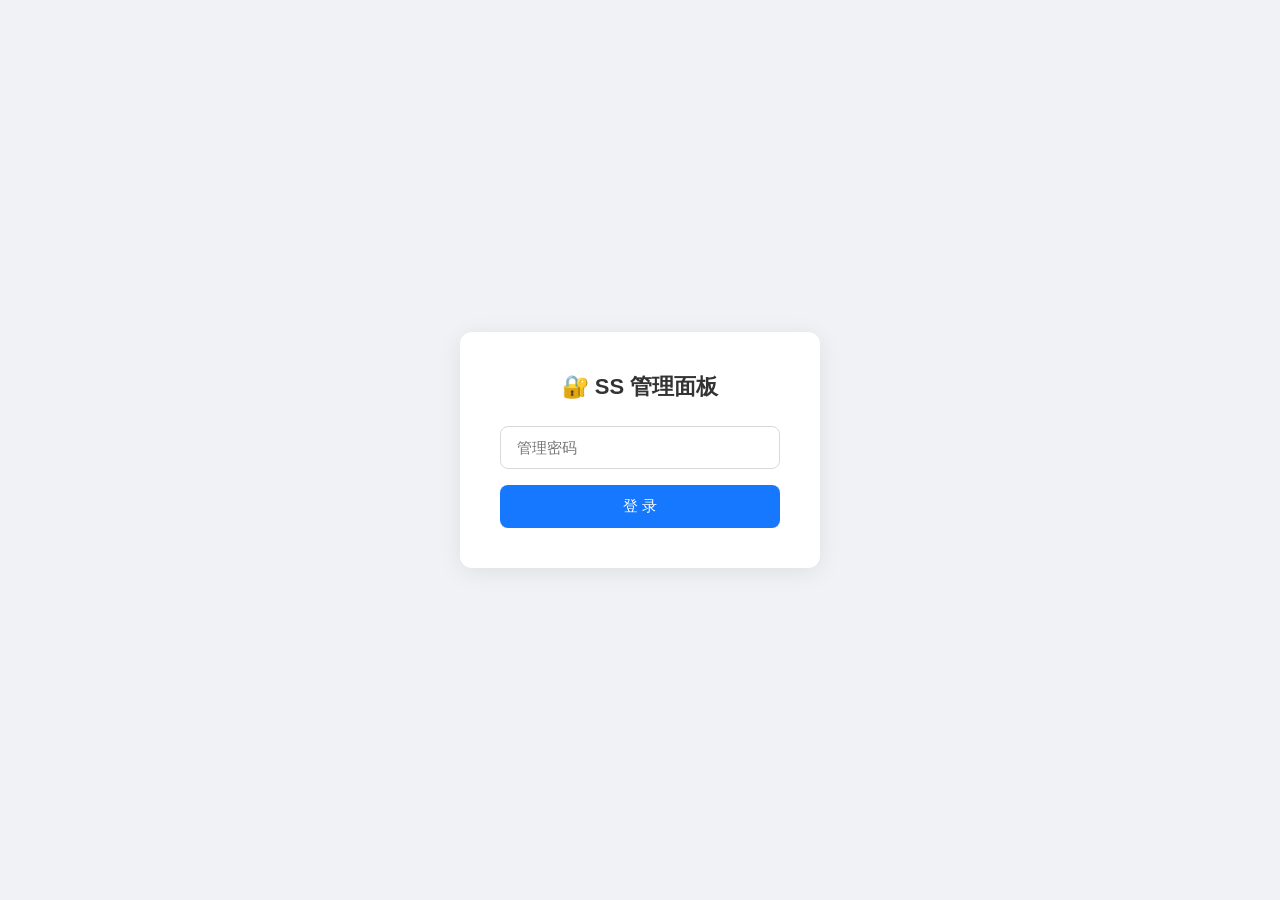
<file: app/templates/login.html>
<!DOCTYPE html>
<html lang="zh-CN">
<head>
<meta charset="utf-8">
<meta name="viewport" content="width=device-width, initial-scale=1">
<title>登录 - SS 管理面板</title>
<style>
*{margin:0;padding:0;box-sizing:border-box}
body{font-family:-apple-system,BlinkMacSystemFont,"Segoe UI",Roboto,sans-serif;background:#f0f2f5;display:flex;align-items:center;justify-content:center;min-height:100vh}
.card{background:#fff;border-radius:12px;box-shadow:0 4px 24px rgba(0,0,0,.08);padding:40px;width:360px}
h1{text-align:center;margin-bottom:24px;font-size:22px;color:#333}
input{width:100%;padding:12px 16px;border:1px solid #d9d9d9;border-radius:8px;font-size:15px;outline:none;transition:border .2s}
input:focus{border-color:#1677ff}
button{width:100%;padding:12px;background:#1677ff;color:#fff;border:none;border-radius:8px;font-size:15px;cursor:pointer;margin-top:16px;transition:background .2s}
button:hover{background:#4096ff}
.err{color:#ff4d4f;font-size:13px;margin-top:10px;text-align:center;display:none}
</style>
</head>
<body>
<div class="card">
  <h1>🔐 SS 管理面板</h1>
  <form id="form">
    <input type="password" id="pwd" placeholder="管理密码" autocomplete="current-password" required>
    <button type="submit">登 录</button>
    <p class="err" id="err"></p>
  </form>
</div>
<script>
document.getElementById("form").addEventListener("submit", async e => {
  e.preventDefault();
  const err = document.getElementById("err");
  err.style.display = "none";
  const res = await fetch("/api/login", {
    method: "POST",
    headers: {"Content-Type": "application/json"},
    body: JSON.stringify({password: document.getElementById("pwd").value})
  });
  if (res.ok) { location.href = "/"; }
  else {
    const d = await res.json();
    if (res.status === 503) { location.href = "/setup"; return; }
    err.textContent = d.error || "登录失败"; err.style.display = "block";
  }
});
</script>
</body>
</html>
</file>
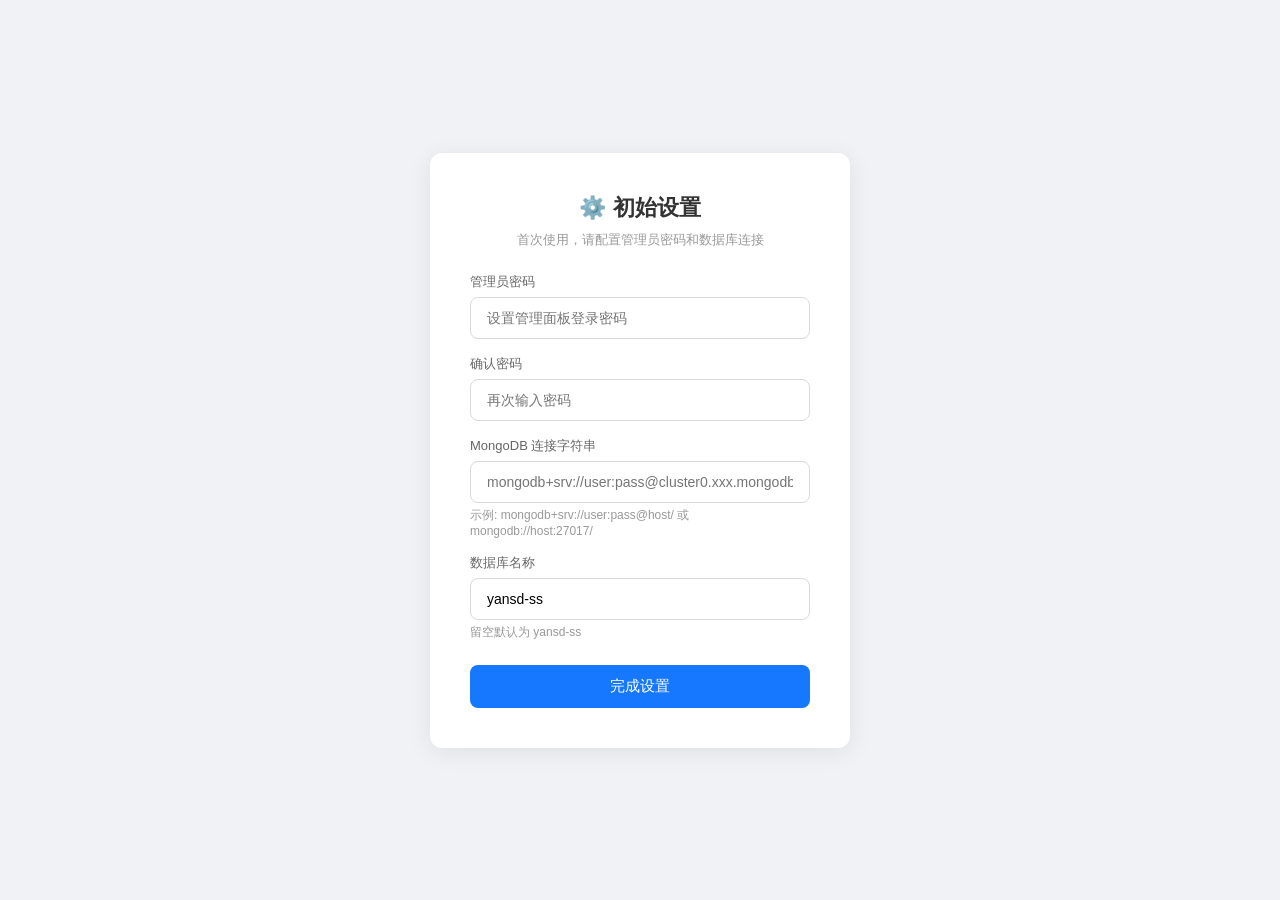
<file: app/templates/setup.html>
<!DOCTYPE html>
<html lang="zh-CN">
<head>
<meta charset="utf-8">
<meta name="viewport" content="width=device-width, initial-scale=1">
<title>初始设置 - SS 管理面板</title>
<style>
*{margin:0;padding:0;box-sizing:border-box}
body{font-family:-apple-system,BlinkMacSystemFont,"Segoe UI",Roboto,sans-serif;background:#f0f2f5;display:flex;align-items:center;justify-content:center;min-height:100vh}
.card{background:#fff;border-radius:12px;box-shadow:0 4px 24px rgba(0,0,0,.08);padding:40px;width:420px}
h1{text-align:center;margin-bottom:8px;font-size:22px;color:#333}
.desc{text-align:center;color:#999;font-size:13px;margin-bottom:24px}
label{display:block;font-size:13px;color:#666;margin-bottom:6px;margin-top:16px}
input{width:100%;padding:12px 16px;border:1px solid #d9d9d9;border-radius:8px;font-size:14px;outline:none;transition:border .2s}
input:focus{border-color:#1677ff}
.hint{font-size:12px;color:#999;margin-top:4px}
button{width:100%;padding:12px;background:#1677ff;color:#fff;border:none;border-radius:8px;font-size:15px;cursor:pointer;margin-top:24px;transition:background .2s}
button:hover{background:#4096ff}
button:disabled{background:#a0c4ff;cursor:not-allowed}
.err{color:#ff4d4f;font-size:13px;margin-top:10px;text-align:center;display:none}
.ok{color:#52c41a;font-size:13px;margin-top:10px;text-align:center;display:none}
</style>
</head>
<body>
<div class="card">
  <h1>⚙️ 初始设置</h1>
  <p class="desc">首次使用，请配置管理员密码和数据库连接</p>
  <form id="setupForm">
    <label>管理员密码</label>
    <input type="password" id="s_pwd" placeholder="设置管理面板登录密码" required minlength="4" autocomplete="new-password">

    <label>确认密码</label>
    <input type="password" id="s_pwd2" placeholder="再次输入密码" required minlength="4" autocomplete="new-password">

    <label>MongoDB 连接字符串</label>
    <input type="text" id="s_mongo" placeholder="mongodb+srv://user:pass@cluster0.xxx.mongodb.net/" required>
    <p class="hint">示例: mongodb+srv://user:pass@host/ 或 mongodb://host:27017/</p>

    <label>数据库名称</label>
    <input type="text" id="s_dbname" placeholder="yansd-ss" value="yansd-ss">
    <p class="hint">留空默认为 yansd-ss</p>

    <button type="submit" id="submitBtn">完成设置</button>
    <p class="err" id="err"></p>
    <p class="ok" id="ok"></p>
  </form>
</div>
<script>
document.getElementById("setupForm").addEventListener("submit", async e => {
  e.preventDefault();
  const err = document.getElementById("err");
  const ok = document.getElementById("ok");
  err.style.display = "none";
  ok.style.display = "none";

  const pwd = document.getElementById("s_pwd").value;
  const pwd2 = document.getElementById("s_pwd2").value;
  const mongo = document.getElementById("s_mongo").value.trim();

  if (pwd !== pwd2) {
    err.textContent = "两次密码不一致";
    err.style.display = "block";
    return;
  }

  const btn = document.getElementById("submitBtn");
  btn.disabled = true;
  btn.textContent = "正在连接数据库…";

  try {
    const res = await fetch("/api/setup", {
      method: "POST",
      headers: {"Content-Type": "application/json"},
      body: JSON.stringify({password: pwd, mongo_uri: mongo, db_name: document.getElementById('s_dbname').value.trim()})
    });
    const data = await res.json();
    if (res.ok) {
      ok.textContent = "设置成功，正在跳转…";
      ok.style.display = "block";
      setTimeout(() => location.href = "/login", 1000);
    } else {
      err.textContent = data.error || "设置失败";
      err.style.display = "block";
    }
  } catch (ex) {
    err.textContent = "请求失败: " + ex.message;
    err.style.display = "block";
  } finally {
    btn.disabled = false;
    btn.textContent = "完成设置";
  }
});
</script>
</body>
</html>
</file>
